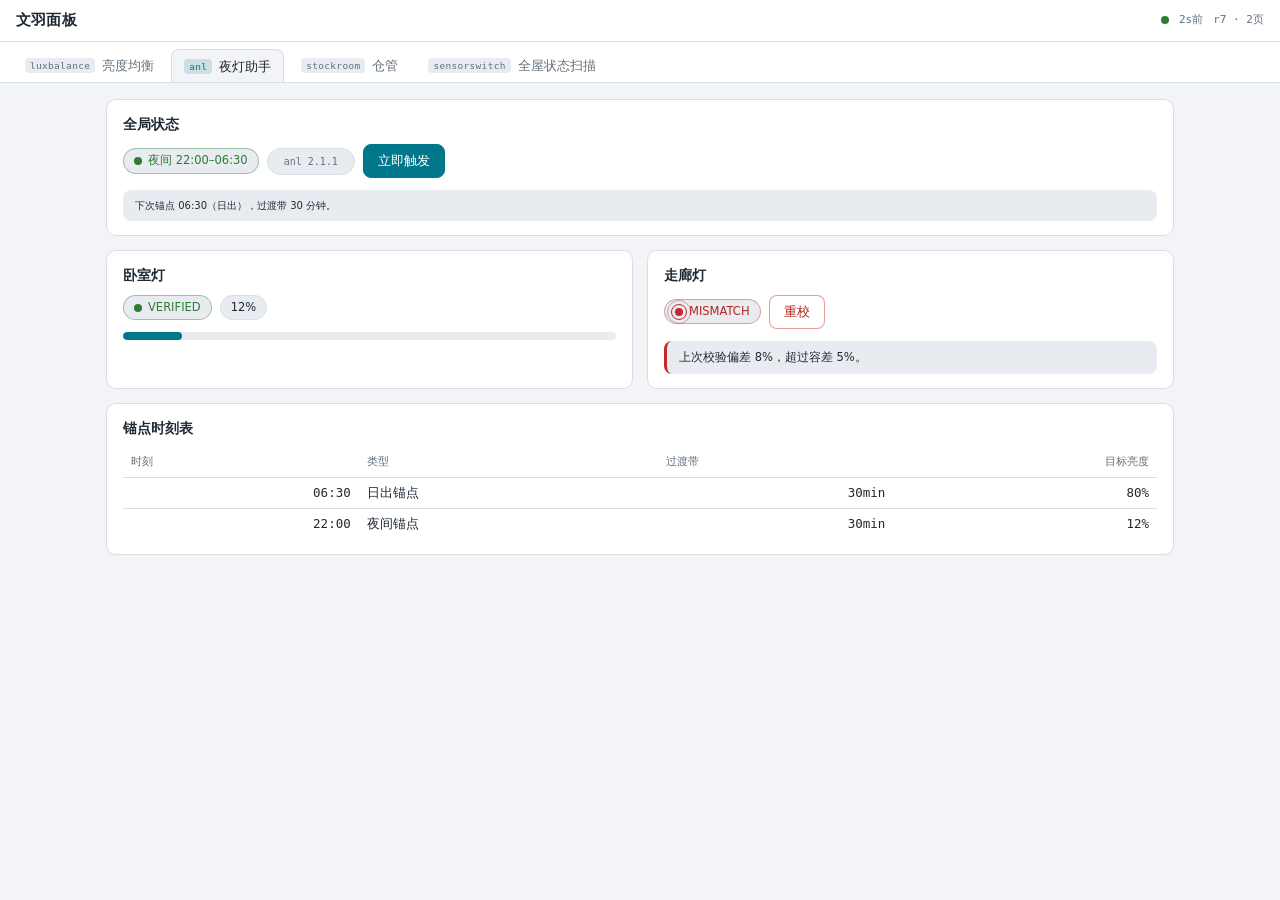
<file: mockup/shell.html>
<!DOCTYPE html>
<!-- =========================================================================
  Fumiha Hub shell mockup — 观感验证用，非生产件（Codex mockup 纪律）。

  目的：在不起 HA 的情况下检查壳的顶栏/页签/内容区观感与 tokens.css 组件层。
  数据是写死的假页签与假卡片；生产观感即此观感（结构与 class 与壳一致）。
  双击即可在浏览器打开（相对链接引用真 tokens.css，file:// 下可用）。
========================================================================== -->
<html lang="zh-Hans">
<head>
<meta charset="utf-8">
<meta name="viewport" content="width=device-width, initial-scale=1">
<title>文羽面板 · mockup</title>
<link rel="stylesheet" href="../custom_components/fumiha_hub/static/tokens.css">
<style>
  /* mockup 页自身只补三件壳外的东西：满高容器、dialog 基础样式、滚动条 */
  html, body { margin: 0; height: 100%; }
  .fx-dialog { border: 1px solid var(--fx-edge); border-radius: 10px; padding: 16px 18px; background: var(--fx-panel); color: var(--fx-txt); min-width: 280px; max-width: 90vw; }
  .fx-dialog::backdrop { background: rgba(0,0,0,.35); }
</style>
</head>
<body>
<div class="fx-shell">
  <!-- 顶栏：标题 + 灯组（ok 态） + 新鲜度 + 目录版本 -->
  <header class="fx-topbar">
    <h1>文羽面板</h1>
    <div class="fx-meta">
      <span class="fx-lamp ok" title="目录正常"></span>
      <span>2s前</span>
      <span>r7 · 2页</span>
    </div>
  </header>

  <!-- 页签：provider 徽标（id 首段）+ 标题；第二项为选中态 -->
  <nav class="fx-tabs" aria-label="页面">
    <button class="fx-tab" role="tab" aria-selected="false">
      <span class="fx-badge">luxbalance</span>亮度均衡
    </button>
    <button class="fx-tab" role="tab" aria-selected="true">
      <span class="fx-badge">anl</span>夜灯助手
    </button>
    <button class="fx-tab" role="tab" aria-selected="false">
      <span class="fx-badge">stockroom</span>仓管
    </button>
    <button class="fx-tab" role="tab" aria-selected="false">
      <span class="fx-badge">sensorswitch</span>全屋状态扫描
    </button>
  </nav>

  <!-- 内容区：假“夜灯助手”页，陈列 cx-* 组件供观感评审 -->
  <div class="fx-content">
    <div class="fx-body">
      <div class="fx-card">
        <h2>全局状态</h2>
        <div class="cx-status">
          <span class="cx-chip tone-ok"><span class="fx-lamp ok"></span>夜间 22:00–06:30</span>
          <span class="cx-chip"><span class="cx-tag">anl 2.1.1</span></span>
          <button class="cx-btn primary">立即触发</button>
        </div>
        <div style="margin-top:12px" class="cx-note">下次锚点 06:30（日出），过渡带 30 分钟。</div>
      </div>

      <div class="fx-grid">
        <div class="fx-card">
          <h2>卧室灯</h2>
          <div class="cx-status">
            <span class="cx-chip tone-ok"><span class="fx-lamp ok breath"></span>VERIFIED</span>
            <span class="cx-chip">12%</span>
          </div>
          <div style="margin-top:12px" class="cx-bar"><div class="fill" style="width:12%"></div></div>
        </div>
        <div class="fx-card">
          <h2>走廊灯</h2>
          <div class="cx-status">
            <span class="cx-chip tone-err"><span class="fx-lamp err"></span>MISMATCH</span>
            <button class="cx-btn danger">重校</button>
          </div>
          <div style="margin-top:12px" class="cx-note err">上次校验偏差 8%，超过容差 5%。</div>
        </div>
      </div>

      <div class="fx-card">
        <h2>锚点时刻表</h2>
        <table class="cx-table">
          <thead><tr><th>时刻</th><th>类型</th><th>过渡带</th><th class="num">目标亮度</th></tr></thead>
          <tbody>
            <tr><td class="num">06:30</td><td>日出锚点</td><td class="num">30min</td><td class="num">80%</td></tr>
            <tr><td class="num">22:00</td><td>夜间锚点</td><td class="num">30min</td><td class="num">12%</td></tr>
          </tbody>
        </table>
      </div>
    </div>
  </div>
</div>

<script>
  // 灯组呼吸演示：点顶栏灯在 ok/err 间切换，检查两种状态的观感
  document.querySelector(".fx-lamp").addEventListener("click", function () {
    this.classList.toggle("ok");
    this.classList.toggle("err");
    this.classList.toggle("breath");
  });
</script>
</body>
</html>
</file>
<file: custom_components/fumiha_hub/static/tokens.css>
/* ==========================================================================
   Fumiha Hub — design tokens + shared component classes.

   Loaded inside each page's shadow root via <link rel="stylesheet">.
   Structural tokens ride on HA theme variables (hardcoded fallbacks, same
   pattern as the WHA panel) so the shell follows the user's theme and dark
   mode automatically — deliberately NOT the Codex fixed dark palette.

   Naming: fx-* = structural tokens + shell chrome; cx-* = shared component
   classes (port of the Codex tokens.css component layer). Pages use the
   cx-* classes plus the fx-page/fx-body structural wrappers; only the shell
   uses the fx-shell* chrome. This file ships as a verbatim copy in two
   repos (FumihaHub shell + FumihaLighting standalone fallback, FXH R1 #3) —
   keep both sides in sync (see the checklist at the .cx-note block).

   Contrast note: semantic colors use HA's theme-adjusted --success-color /
   --warning-color / --error-color where available; the hardcoded fallbacks
   are tuned for white backgrounds and are re-checked against dark themes
   during the visual pass (L3).
   ========================================================================== */

/* Tokens land on :host (shadow trees — production) and on body (document —
 * mockup pages). Inside a shadow root the body selector matches nothing,
 * so the dual selector is side-effect free. */
:host,
body {
  /* surfaces */
  --fx-bg: var(--primary-background-color, #f2f4f7);
  --fx-panel: var(--card-background-color, #ffffff);
  --fx-raise: var(--secondary-background-color, #e8ecf1);
  --fx-edge: var(--divider-color, #d9dee5);

  /* text */
  --fx-txt: var(--primary-text-color, #1f2933);
  --fx-sub: var(--secondary-text-color, #61707d);

  /* accent + semantics */
  --fx-accent: var(--primary-color, #00778b);
  --fx-ok: var(--success-color, #2e7d32);
  --fx-warn: var(--warning-color, #9a6b00);
  --fx-err: var(--error-color, #c62828);
  --fx-err-text: var(--error-color, #b3261e);

  /* type */
  --fx-mono: "Cascadia Mono", Consolas, "JetBrains Mono", ui-monospace, monospace;
  --fx-sans: "Segoe UI", "Microsoft YaHei", system-ui, sans-serif;

  display: block;
  /* Height follows the panel container (HA's custom-panel slot is viewport
   * minus the top bar — 100vh would overflow by exactly that much, see
   * the two baseline panels' :host{height:100%}). For page elements whose
   * parent is auto-height this resolves to auto, which is intended.
   * (FXH-F-006) */
  height: 100%;
  min-height: 100%;
  box-sizing: border-box;
  font-family: var(--fx-sans);
  font-size: 13px;
  line-height: 1.5;
  color: var(--fx-txt);
  background: var(--fx-bg);
}

:host *,
body * {
  box-sizing: border-box;
}

/* --------------------------------------------------------------------------
   Shell chrome (only the fumiha-hub-panel element uses these)
   -------------------------------------------------------------------------- */

.fx-shell {
  display: flex;
  flex-direction: column;
  height: 100%;
  /* A1 橡皮筋阻断（用户反馈 2026-11-15：手机上标签栏可上下拖动、松手
     归位）：壳精确满高永不超高，document 级 overscroll 弹性唯一来源是
     滚动链上抛——shell 与 .fx-tabs 双向设 overscroll-behavior:none 掐断
     链路；页面元素侧由 _mount() inline overscrollBehavior:contain 收口 */
  overscroll-behavior: none;
}

.fx-topbar {
  display: flex;
  align-items: center;
  gap: 12px;
  padding: 9px 16px;
  background: var(--fx-panel);
  border-bottom: 1px solid var(--fx-edge);
  flex: none;
}

.fx-topbar h1 {
  font-size: 15px;
  font-weight: 600;
  margin: 0;
  letter-spacing: 0.2px;
}

.fx-meta {
  margin-left: auto;
  display: flex;
  align-items: center;
  gap: 10px;
  font-family: var(--fx-mono);
  font-size: 11px;
  color: var(--fx-sub);
  font-variant-numeric: tabular-nums;
}

/* 8px status lamp; `err` gets a static double ring so state is never carried
   by animation alone (reduced-motion safe, Codex a11y lesson). */
.fx-lamp {
  width: 8px;
  height: 8px;
  border-radius: 50%;
  background: var(--fx-sub);
  flex: none;
  position: relative;
}

.fx-lamp.ok {
  background: var(--fx-ok);
}

.fx-lamp.err {
  background: var(--fx-err);
}

.fx-lamp.err::before,
.fx-lamp.err::after {
  content: "";
  position: absolute;
  inset: -4px;
  border-radius: 50%;
  border: 1px solid var(--fx-err);
}

.fx-lamp.err::after {
  inset: -8px;
  opacity: 0.4;
}

.fx-lamp.warn {
  background: var(--fx-warn);
}

@keyframes fx-breathe {
  0%, 100% { opacity: 1; }
  50% { opacity: 0.45; }
}

.fx-lamp.breath {
  animation: fx-breathe 2.4s ease-in-out infinite;
}

/* mobile sidebar opener (hidden unless the shell sets display when narrow) */
.fx-menubtn {
  display: none;
  width: 30px;
  height: 30px;
  padding: 0;
  border-radius: 8px;
  border: 1px solid var(--fx-edge);
  background: transparent;
  color: var(--fx-txt);
  font-size: 16px;
  line-height: 1;
  cursor: pointer;
  flex: none;
}

.fx-menubtn:hover {
  border-color: var(--fx-accent);
  color: var(--fx-accent);
}

/* tab strip */
.fx-tabs {
  display: flex;
  gap: 4px;
  padding: 6px 12px 0;
  background: var(--fx-panel);
  border-bottom: 1px solid var(--fx-edge);
  overflow-x: auto;
  overflow-y: hidden;
  /* A1：overflow-x:auto 使纵轴 visible 按 CSS Overflow 规范计算为 auto，
     tab 条成为隐式双轴滚动容器——竖向拖动在手机上经滚动链上抛触发
     document 橡皮筋。显式 overflow-y:hidden 消除幽灵纵轴，
     overscroll-behavior:none 掐断横滚到顶/底后的链路（FXH 2026-11-15） */
  overscroll-behavior: none;
  scrollbar-width: thin;
  flex: none;
}

.fx-tab {
  display: flex;
  align-items: center;
  gap: 7px;
  padding: 7px 12px;
  border: 1px solid transparent;
  border-bottom: none;
  border-radius: 8px 8px 0 0;
  cursor: pointer;
  color: var(--fx-sub);
  background: transparent;
  font: inherit;
  white-space: nowrap;
  min-height: 24px;
}

.fx-tab:hover {
  color: var(--fx-txt);
  background: color-mix(in srgb, var(--fx-accent) 7%, transparent);
}

.fx-tab[aria-selected="true"] {
  color: var(--fx-txt);
  background: var(--fx-bg);
  border-color: var(--fx-edge);
  position: relative;
  top: 1px;
}

/* provider badge: first segment of the page id, mono lowercase */
.fx-badge {
  font-family: var(--fx-mono);
  font-size: 9.5px;
  line-height: 1;
  padding: 3px 5px;
  border-radius: 4px;
  background: var(--fx-raise);
  color: var(--fx-sub);
  text-transform: lowercase;
  letter-spacing: 0.3px;
}

.fx-tab[aria-selected="true"] .fx-badge {
  background: color-mix(in srgb, var(--fx-accent) 16%, transparent);
  color: var(--fx-accent);
}

.fx-content {
  flex: 1;
  overflow: auto;
  min-height: 0;
}

.fx-page {
  display: block;
  /* 满高嵌入契约（壳侧半边，FXH 滚动条批 2026-11-03）：把内容区高度传给
   * 挂载进来的页面元素——步骤 1 真机诊断实证高度链断在此处（.fx-page 无
   * height → 页面元素 :host{height:100%} 退化为 auto → 外层滚动）。页面
   * 元素自身的滚动由壳挂载时设的 inline overflow 承担（fumiha-hub.js
   * _mount()），溢出兜底仍留给 .fx-content（加载卡/空态卡不超高，无条）。
   * 双语义收口（FXH R1 #3）：.fx-page 同时被壳包装层与 FumihaLighting 页内
   * 包装层（page-lux.js/page-anl.js）使用——本块随全文件与 FumihaLighting
   * 副本逐字同步（见 .cx-note 块的同步清单），hub/独立两模式几何保持一致。 */
  height: 100%;
}

/* page wrapper inside pages: centered column like the two existing panels */
.fx-body {
  max-width: 1100px;
  margin: 0 auto;
  padding: 16px 16px 64px;
}

/* --------------------------------------------------------------------------
   Shared components (cx-*) — pages build everything from these
   -------------------------------------------------------------------------- */

.fx-card {
  background: var(--fx-panel);
  border: 1px solid var(--fx-edge);
  border-radius: 10px;
  padding: 14px 16px;
  margin-bottom: 14px;
}

.fx-card > h2 {
  font-size: 13.5px;
  font-weight: 600;
  margin: 0 0 10px;
  color: var(--fx-txt);
}

.fx-grid {
  display: grid;
  gap: 14px;
  grid-template-columns: repeat(auto-fit, minmax(280px, 1fr));
}

/* big number + label */
.cx-metric {
  display: flex;
  flex-direction: column;
  gap: 2px;
}

.cx-metric .v {
  font-family: var(--fx-mono);
  font-size: 24px;
  font-weight: 600;
  font-variant-numeric: tabular-nums;
  line-height: 1.15;
}

.cx-metric .l {
  font-size: 11px;
  color: var(--fx-sub);
}

/* status chip row: lamp + label pills */
.cx-status {
  display: flex;
  align-items: center;
  gap: 8px;
  flex-wrap: wrap;
}

.cx-chip {
  display: inline-flex;
  align-items: center;
  gap: 6px;
  padding: 3px 10px;
  border-radius: 999px;
  border: 1px solid var(--fx-edge);
  background: var(--fx-raise);
  font-size: 11.5px;
  color: var(--fx-txt);
}

.cx-chip.tone-ok { color: var(--fx-ok); border-color: color-mix(in srgb, var(--fx-ok) 40%, transparent); }
.cx-chip.tone-warn { color: var(--fx-warn); border-color: color-mix(in srgb, var(--fx-warn) 40%, transparent); }
.cx-chip.tone-err { color: var(--fx-err-text); border-color: color-mix(in srgb, var(--fx-err) 40%, transparent); }

/* tables: sticky header, mono numerics */
.cx-table {
  width: 100%;
  border-collapse: collapse;
  font-size: 12.5px;
}

.cx-table th {
  text-align: left;
  color: var(--fx-sub);
  font-weight: 500;
  font-size: 11px;
  padding: 6px 8px;
  border-bottom: 1px solid var(--fx-edge);
  position: sticky;
  top: 0;
  background: var(--fx-panel);
  z-index: 1;
}

.cx-table td {
  padding: 6px 8px;
  border-bottom: 1px solid var(--fx-edge);
  vertical-align: top;
}

.cx-table tr:last-child td {
  border-bottom: none;
}

.cx-table .num {
  font-family: var(--fx-mono);
  font-variant-numeric: tabular-nums;
  text-align: right;
  white-space: nowrap;
}

/* progress bar */
.cx-bar {
  height: 8px;
  border-radius: 4px;
  background: var(--fx-raise);
  overflow: hidden;
}

.cx-bar .fill {
  height: 100%;
  border-radius: 4px;
  background: var(--fx-accent);
  transition: width 0.3s ease;
}

.cx-bar.tone-ok .fill { background: var(--fx-ok); }
.cx-bar.tone-warn .fill { background: var(--fx-warn); }
.cx-bar.tone-err .fill { background: var(--fx-err); }

/* buttons */
.cx-btn {
  display: inline-flex;
  align-items: center;
  justify-content: center;
  gap: 6px;
  padding: 6px 14px;
  border-radius: 8px;
  border: 1px solid var(--fx-edge);
  background: var(--fx-panel);
  color: var(--fx-txt);
  font: inherit;
  cursor: pointer;
  min-height: 24px;
}

.cx-btn:hover:not(:disabled) {
  border-color: var(--fx-accent);
  color: var(--fx-accent);
}

.cx-btn.primary {
  background: var(--fx-accent);
  border-color: var(--fx-accent);
  color: #ffffff;
}

.cx-btn.primary:hover:not(:disabled) {
  color: #ffffff;
  filter: brightness(1.08);
}

.cx-btn.danger {
  color: var(--fx-err-text);
  border-color: color-mix(in srgb, var(--fx-err) 45%, transparent);
}

.cx-btn:disabled {
  opacity: 0.45;
  cursor: not-allowed;
}

/* callout note（V1.7.1 用户反馈跨仓同步 @ 2026-10-24：说明文字 10px、删 accent 蓝色竖条；
 * warn/err 语义色条不是用户投诉面，改由变体自带完整 border-left 保渲染；
 * ANL-F-154：告警文案比正文更小是降级——warn/err 单独回到 11.5px；基础
 * 圆角归一 8px（竖条删除后 0 8px 8px 0 的左直角残留不是用户投诉面）。
 * 本文件与 FumihaLighting/custom_components/fumiha_lighting/static/tokens.css 的
 * .cx-note/.fx-page/.fx-dialog::backdrop 块保持逐字一致——改任一侧必须同步另一侧并 bump 双仓版本；
 * .fx-page 的双语义与全文件逐字同步说明见文件头注（FXH R1 #3）） */
.cx-note {
  background: var(--fx-raise);
  padding: 8px 12px;
  border-radius: 8px;
  font-size: 10px;
}

.cx-note.warn { border-left: 3px solid var(--fx-warn); font-size: 11.5px; }
.cx-note.err { border-left: 3px solid var(--fx-err); font-size: 11.5px; }

/* key-value grid */
.cx-kv {
  display: grid;
  grid-template-columns: auto 1fr;
  gap: 4px 16px;
  margin: 0;
}

.cx-kv dt {
  color: var(--fx-sub);
  font-size: 12px;
}

.cx-kv dd {
  margin: 0;
  font-family: var(--fx-mono);
  font-variant-numeric: tabular-nums;
  font-size: 12.5px;
}

/* mono log block */
.cx-log {
  font-family: var(--fx-mono);
  font-size: 11.5px;
  white-space: pre-wrap;
  word-break: break-word;
  margin: 0;
}

/* small mono pill (provider marks, versions) */
.cx-tag {
  font-family: var(--fx-mono);
  font-size: 10px;
  padding: 2px 6px;
  border-radius: 4px;
  background: var(--fx-raise);
  color: var(--fx-sub);
}

/* text/number input (pages build forms from these) */
.cx-input {
  padding: 6px 10px;
  border-radius: 8px;
  border: 1px solid var(--fx-edge);
  background: var(--fx-panel);
  color: var(--fx-txt);
  font: inherit;
  font-variant-numeric: tabular-nums;
  min-height: 24px;
  width: 110px;
}

.cx-input:focus-visible {
  outline: 2px solid var(--fx-accent);
  outline-offset: 1px;
}

/* --------------------------------------------------------------------------
   Feedback: toast, error card, empty state
   -------------------------------------------------------------------------- */

.fx-toast {
  position: fixed;
  bottom: 18px;
  left: 50%;
  transform: translateX(-50%);
  background: var(--fx-panel);
  border: 1px solid var(--fx-ok);
  color: var(--fx-txt);
  border-radius: 8px;
  padding: 8px 16px;
  font-size: 12.5px;
  box-shadow: 0 4px 16px rgba(0, 0, 0, 0.18);
  z-index: 20;
  max-width: min(80vw, 560px);
}

.fx-toast.err {
  border-color: var(--fx-err);
  color: var(--fx-err-text);
}

.fx-error {
  border: 1px solid var(--fx-err);
  background: var(--fx-panel);
  border-radius: 10px;
  padding: 16px;
  margin-bottom: 14px;
}

.fx-error .msg {
  color: var(--fx-err-text);
  font-family: var(--fx-mono);
  font-size: 12px;
  word-break: break-word;
  margin: 6px 0 12px;
}

.fx-empty {
  color: var(--fx-sub);
  text-align: center;
  padding: 48px 16px;
  font-size: 13px;
}

/* native <dialog> used by kit.confirmDialog — must live here so production
 * pages get the same look as the dev harness (FXH-F-009) */
.fx-dialog {
  border: 1px solid var(--fx-edge);
  border-radius: 10px;
  padding: 16px 18px;
  background: var(--fx-panel);
  color: var(--fx-txt);
  min-width: 280px;
  max-width: 90vw;
}

.fx-dialog::backdrop {
  /* 感知校准（V1.7.1 用户反馈）：0.35 被感知约 50% 压暗——黑 scrim 是
   * HA 原生 dialog 惯例（保持），仅降数值 */
  background: rgba(0, 0, 0, 0.25);
}

/* --------------------------------------------------------------------------
   a11y
   -------------------------------------------------------------------------- */

:focus-visible {
  outline: 2px solid var(--fx-accent);
  outline-offset: 2px;
}

@media (prefers-reduced-motion: reduce) {
  * {
    animation: none !important;
    transition: none !important;
  }
}
</file>
